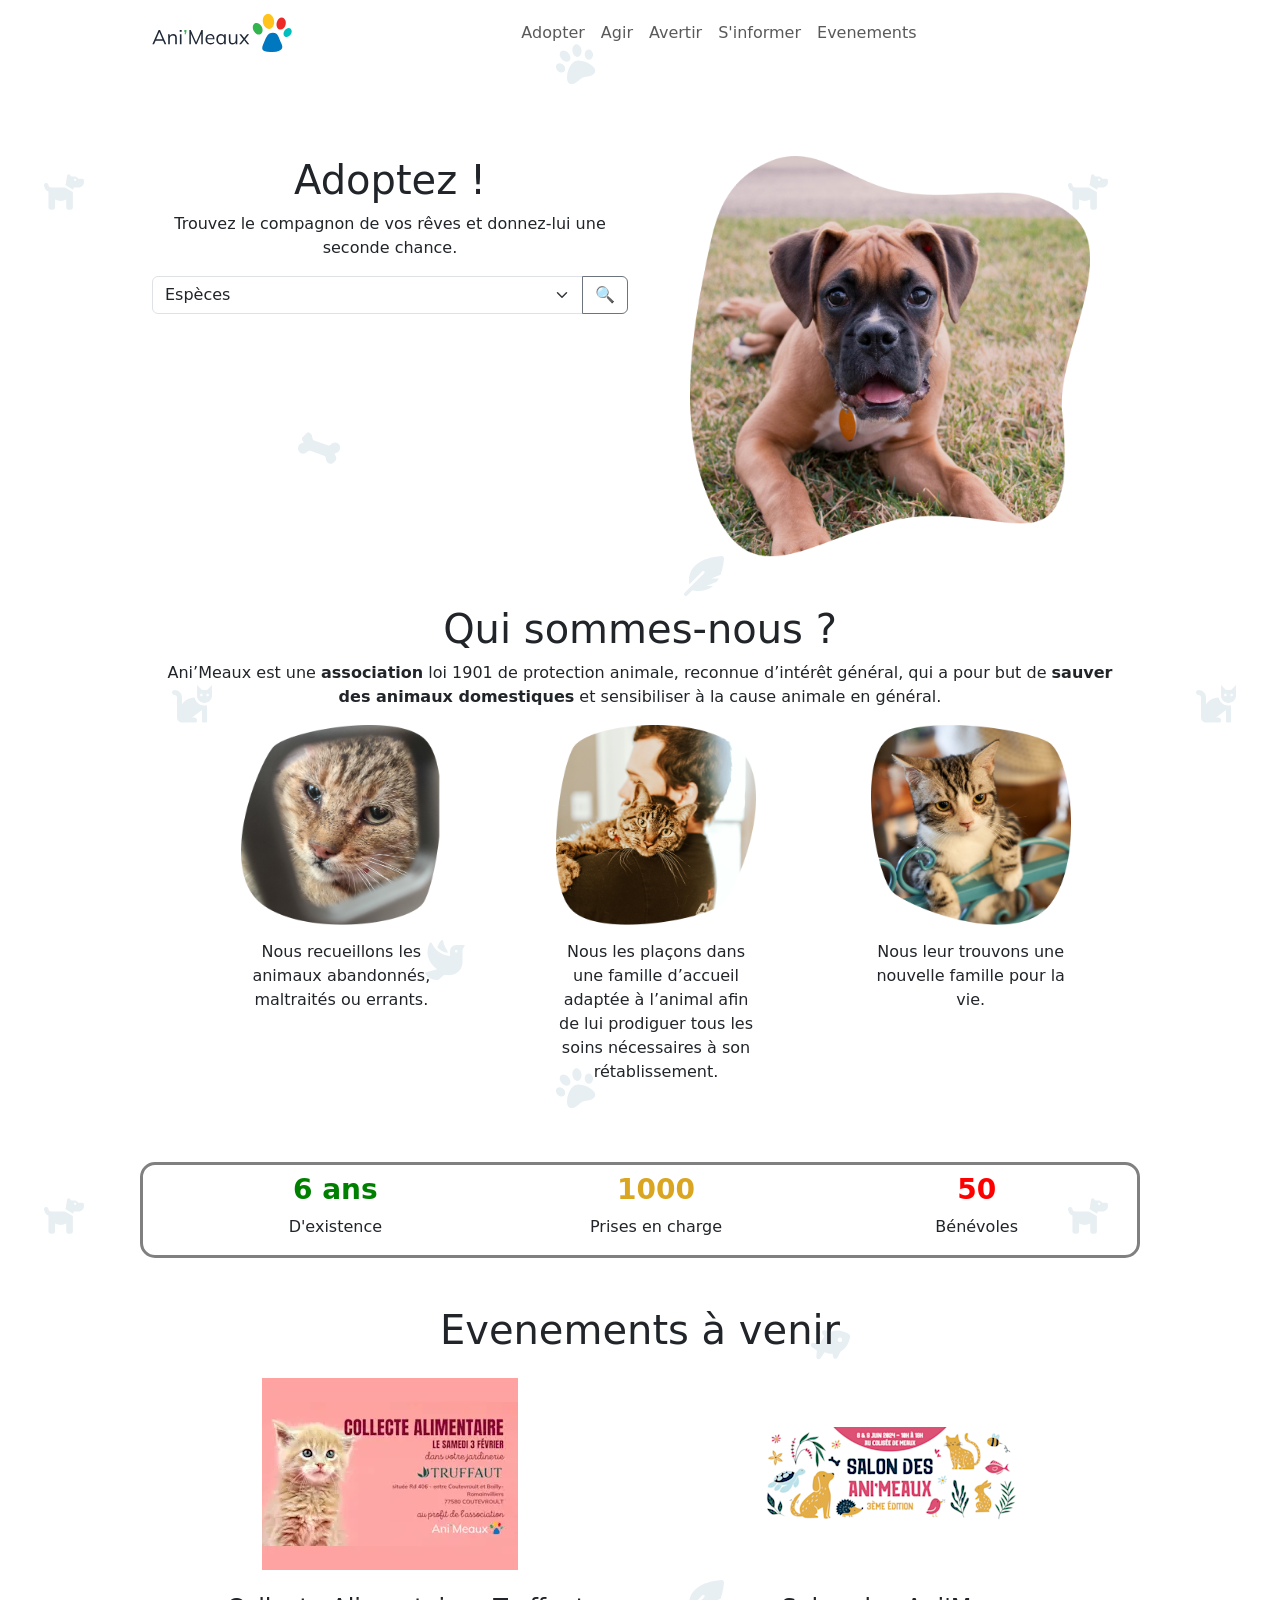
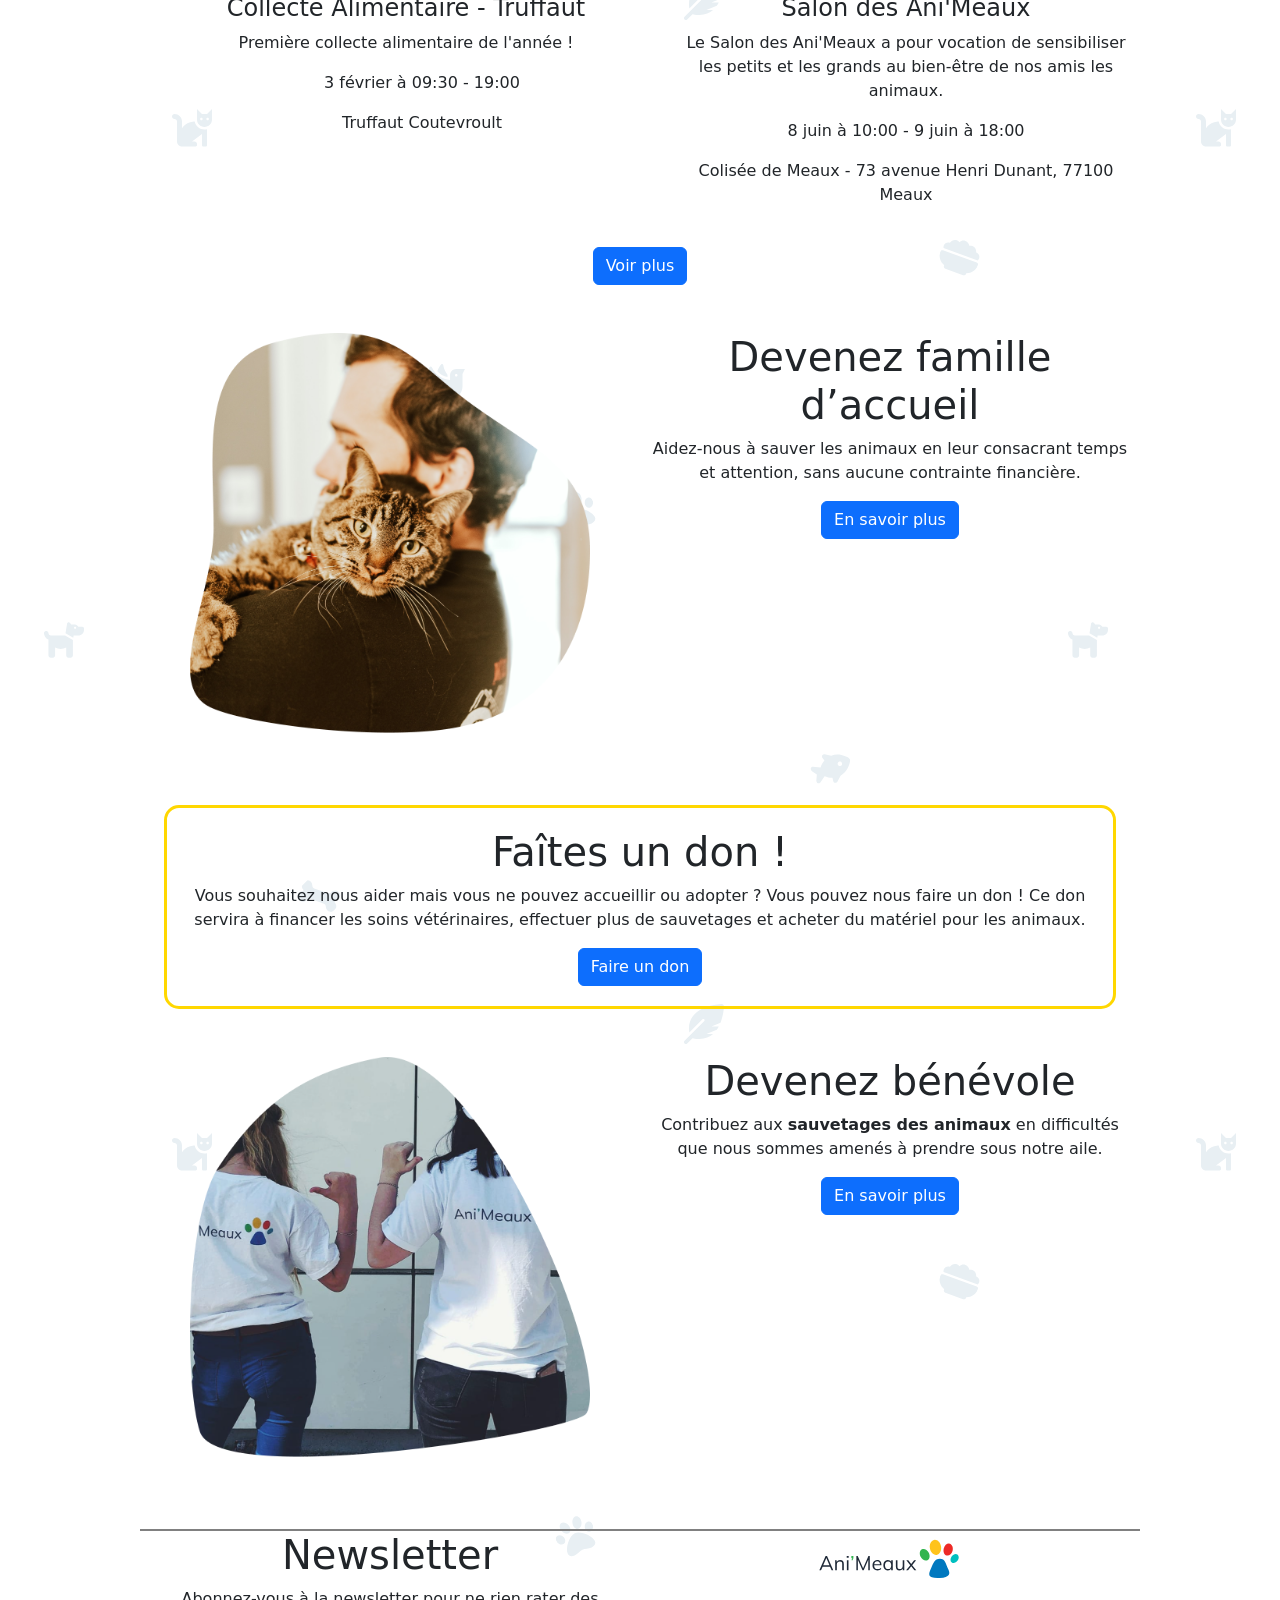
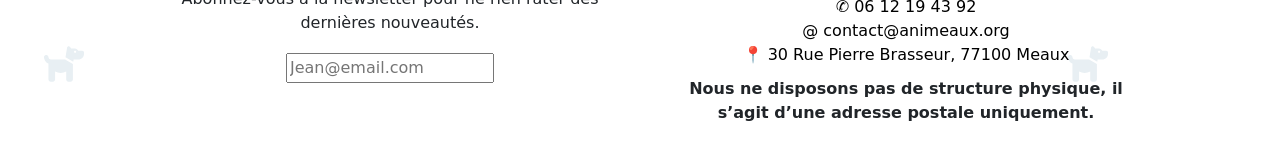
<file: index.html>
<!DOCTYPE html>
<html lang="en">
<head>
    <meta charset="UTF-8">
    <meta name="viewport" content="width=device-width, initial-scale=1, shrink-to-fit=no">

    <link href="reset.css" rel="stylesheet">
    <link href="https://cdn.jsdelivr.net/npm/bootstrap@5.0.2/dist/css/bootstrap.min.css" rel="stylesheet" integrity="sha384-EVSTQN3/azprG1Anm3QDgpJLIm9Nao0Yz1ztcQTwFspd3yD65VohhpuuCOmLASjC" crossorigin="anonymous">
    <link href="style.css" rel="stylesheet">
    <script src="https://cdn.jsdelivr.net/npm/bootstrap@5.0.2/dist/js/bootstrap.bundle.min.js"></script>


    <title>
        Ani'Meaux
    </title>
</head>

<body>

   <!-- Main container -->
   <div class="container-fluid">

    <!-- Header section -->
    <header class="navbar navbar-expand-md navbar-light">
        <div class="container-fluid">
            <a class="navbar-brand" href="index.html">
                <img src="img/logo_accueil.svg" alt="logo Ani'Meaux" class="img-fluid">
            </a>
            <button class="navbar-toggler" type="button" data-bs-toggle="collapse" data-bs-target="#navbarMenu" aria-controls="navbarMenu" aria-expanded="false" aria-label="Toggle navigation">
                <span class="navbar-toggler-icon"></span>
            </button>
            <div class="collapse navbar-collapse justify-content-center" id="navbarMenu">
                <ul class="navbar-nav">
                    <li class="nav-item"><a class="nav-link" href="#">Adopter</a></li>
                    <li class="nav-item"><a class="nav-link" href="#">Agir</a></li>
                    <li class="nav-item"><a class="nav-link" href="#">Avertir</a></li>
                    <li class="nav-item"><a class="nav-link" href="#">S'informer</a></li>
                    <li class="nav-item"><a class="nav-link" href="Evenements.html">Evenements</a></li>
                </ul>
            </div>
        </div>
    </header>
    
    <!-- Main content -->
    <main class="container-fluid separator">
        <section id="Section-adoption" class="mb-5">
           <div class="row">
            <div class="col-md-6 order-md-last">
                <img width="400px" src="img/adoptez.png" alt="Image_chien" class="img-fluid">
            </div>
            <div class="col-md-6">
                <h1>Adoptez !</h1>
                <p>Trouvez le compagnon de vos rêves et donnez-lui une seconde chance.</p>
                <div class="input-group mb-3">
                    <select class="form-select" id="Espèces" name="Espèces">
                        <option value="" selected disabled>Espèces</option>
                        <option value="toutes_les_espèces">Toutes les espèces</option>
                        <option value="chien">Chien</option>
                        <option value="chat">Chat</option>
                    </select>
                    <button class="btn btn-outline-secondary" type="button" id="button-addon2">&#128269</button>
                </div>
            </div>
           </div>

         <!-- Who we are section -->
        </section>
        <section id="Section-who" class="mb-5">
            <h1>Qui sommes-nous ?</h1>
            <p>Ani’Meaux est une <b>association</b> loi 1901 de protection animale, reconnue d’intérêt général, qui a pour but de <b>sauver des animaux domestiques</b> et sensibiliser à la cause animale en général.</p>
            <div class="container">
                <ul class="row justify-content-center">
                    <li class="col-md-6 col-lg-4">
                        <div>
                            <img width="200px" src="img/qui_1.png" alt="Image_chat1" class="img-fluid mx-auto d-block">
                            <p class="d-inline-block text-center spacing">
                                Nous recueillons les animaux abandonnés, maltraités ou errants.
                            </p>
                        </div>
                    </li>
                    <li class="col-md-6 col-lg-4">
                        <div>
                            <img width="200px" src="img/qui_2.png" alt="Image_chat2" class="img-fluid mx-auto d-block">
                            <p class="d-inline-block text-center spacing">
                                Nous les plaçons dans une famille d’accueil adaptée à l’animal afin de lui prodiguer tous les soins nécessaires à son rétablissement.
                            </p>
                        </div>
                    </li>
                    <li class="col-md-6 col-lg-4">
                        <div>
                            <img width="200px" src="img/qui_3.png" alt="Image_chat3" class="img-fluid mx-auto d-block">
                            <p class="d-inline-block text-center  spacing">
                                Nous leur trouvons une nouvelle famille pour la vie.
                            </p>
                        </div>
                    </li>
                </ul>
            </div>
            
            
            

        </section>

         <!-- Statistics section -->
        <section class="mb-5">
                <ul id="ul-tab" class="row justify-content-center">
                    <li class="col-ms-6 col-md-4 mt-2">
                        
                        <h3 class="ans">6 ans</h3>
                        <p>D'existence</p>
                    </li>
                    <li class="col-ms-6 col-md-4 mt-2">

                        <h3 class="charges">1000</h3>
                        <p>Prises en charge</p>
                    </li>
                    <li class="col-ms-6 col-md-4 mt-2">
                        
                        <h3 class="benevoles">50</h3>
                        <p>Bénévoles</p>
                    </li>
                </ul>
        </section>

        <!-- Upcoming events section -->
        <section id="Events" class="mb-5">
            <h1 class="mb-4">Evenements à venir</h1>
            <div class="row">
                <div class="col-md-6">
                    <img src="img/collecte.webp" alt="collecte_nourriture" class="mb-4">
                    <div class="event-details">
                        <ul>
                            <li><h4>Collecte Alimentaire - Truffaut</h4></li>
                            <li><p>Première collecte alimentaire de l'année !</p></li>
                           <ul>
                            <li><p>3 février à 09:30 - 19:00</p></li>
                            <li><p>Truffaut Coutevroult</p></li>
                           </ul> 
                        </ul>
                    </div>
                </div>
        
                <div class="col-md-6">
                    <img src="img/salon.webp" alt="salon_Ani'Meaux" class="mb-4">
                    <div class="event-details">
                        <ul>
                            <li><h4>Salon des Ani'Meaux</h4></li>
                            <li><p>Le Salon des Ani'Meaux a pour vocation de sensibiliser les petits et les grands au bien-être de nos amis les animaux.</p></li>
                            <li><p>8 juin à 10:00 - 9 juin à 18:00</p></li>
                            <li><p>Colisée de Meaux - 73 avenue Henri Dunant, 77100 Meaux</p></li>
                        </ul>
                    </div>
                </div>
            </div>
            <a href="evenements.html" class="btn btn-primary mt-4">Voir plus</a>
        </section>
        
        <!-- Become a foster family section -->
        <section id="Section-family" class="mb-5">
            <div class="row">
                <div class="col-md-6">
                    <img width="400px" src="img/famille.png" alt="Chat_avec_un_homme" class="img-fluid mb-4">
                </div>
                <div class="col-md-6">
                    <h1>Devenez famille d’accueil</h1>
                    <p>Aidez-nous à sauver les animaux en leur consacrant temps et attention, sans aucune contrainte financière.</p>
                    <button class="btn btn-primary">En savoir plus</button>
                </div>
            </div>
        </section>

        <!-- Donation section -->
        <div class="container">
            <div>
                <section id="Don" class="mb-5">
                    <h1>Faîtes un don !</h1>
                    <p>Vous souhaitez nous aider mais vous ne pouvez accueillir ou adopter ? Vous pouvez nous faire un don ! Ce don servira à financer les soins vétérinaires, effectuer plus de sauvetages et acheter du matériel pour les animaux.</p>
                    <button class="btn btn-primary">Faire un don</button>
                </section>
            </div>
        </div>

        <!-- Volunteer section -->
        <section id="Volunteer" class="mb-5">
            <div class="row">
                <div class="col-md-6">
                    <img width="400px" src="img/bénévole.png" alt="Deux_bénévoles" class="img-fluid mb-4">
                </div>
                <div class="col-md-6">
                    <h1>Devenez bénévole</h1>
                    <p>Contribuez aux <b>sauvetages des animaux</b> en difficultés que nous sommes amenés à prendre sous notre aile.</p>
                    <button class="btn btn-primary">En savoir plus</button>
                </div>
            </div>
            

        </section>
    </main>

     <!-- Footer section -->
    <footer id="footer" class="container-fluid">
        <div class="row">
            <div class="col-md-6">
                <h1>Newsletter</h1>
                <label for="email" class="mb-2">Abonnez-vous à la newsletter pour ne rien rater des dernières nouveautés.</label>
                <input class="inputfoot" type="email" placeholder="Jean@email.com">
            </div>
            <div class="col-md-6">
                <img src="img/logo_footer.svg" alt="Ani'Meaux" class="mb-3 mt-2">
                <ul>
                    <li><a href="">&#9990 06 12 19 43 92</a></li>
                    <li><a href="mailto:contact@animeaux.org">@ contact@animeaux.org</a></li>
                    <li><a href="https://www.google.com/maps/place/30+Rue+Pierre+Brasseur,+77100+Meaux" target="_blank">&#128205; 30 Rue Pierre Brasseur, 77100 Meaux</a></li>
                    <li class="pfoot"><p><b>Nous ne disposons pas de structure physique, il s’agit d’une adresse postale uniquement.</b></p></li>
                </ul>
            </div>
        </div>  
    </footer>
    
</body>
</html>
</file>
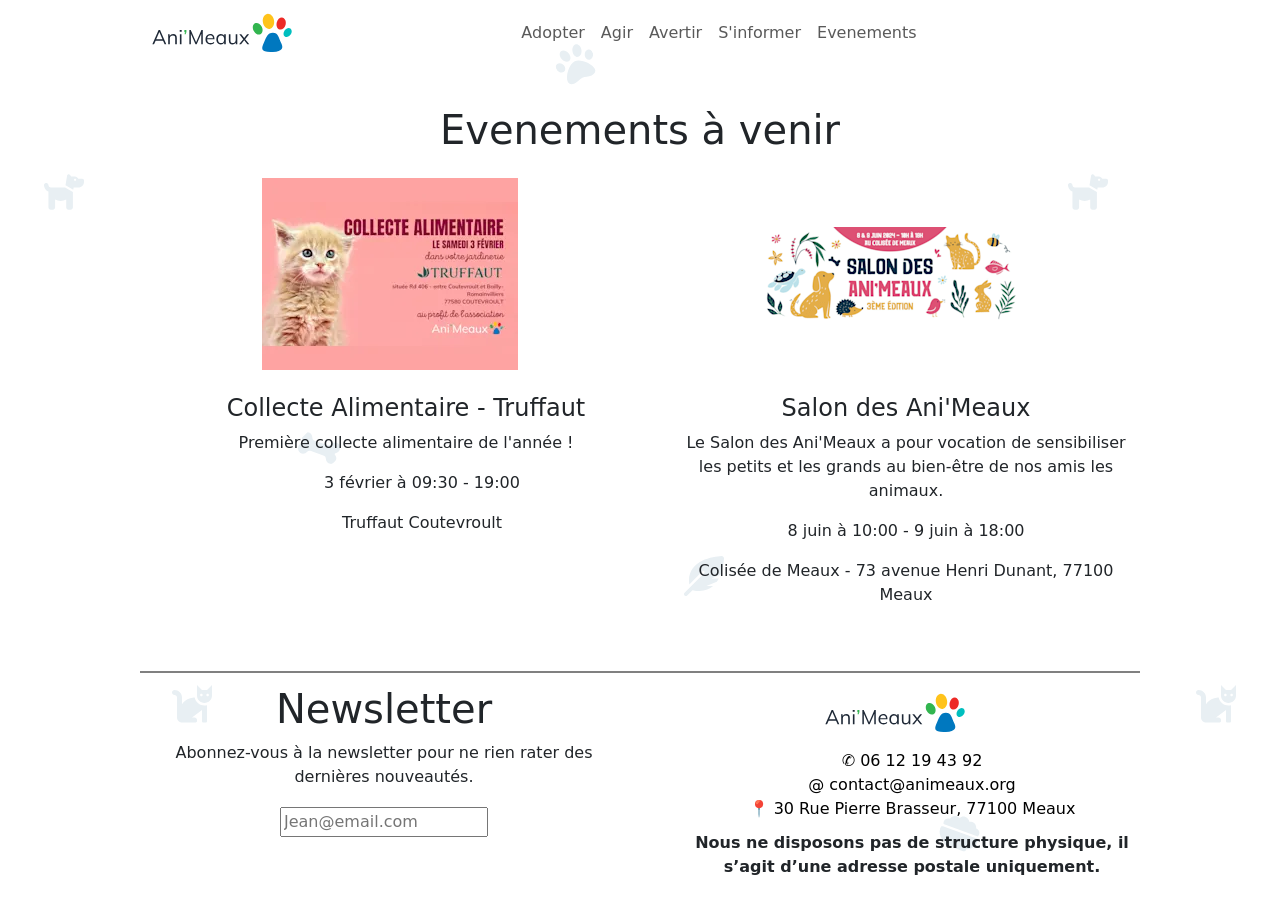
<file: Evenements.html>
<!DOCTYPE html>
<html lang="en">
<head>
    <meta charset="UTF-8">
    <meta name="viewport" content="width=device-width, initial-scale=1, shrink-to-fit=no">

    <link href="reset.css" rel="stylesheet">
    <link href="https://cdn.jsdelivr.net/npm/bootstrap@5.0.2/dist/css/bootstrap.min.css" rel="stylesheet" integrity="sha384-EVSTQN3/azprG1Anm3QDgpJLIm9Nao0Yz1ztcQTwFspd3yD65VohhpuuCOmLASjC" crossorigin="anonymous">
    <link rel="stylesheet" href="https://cdnjs.cloudflare.com/ajax/libs/font-awesome/6.5.1/css/all.min.css" integrity="sha512-DTOQO9RWCH3ppGqcWaEA1BIZOC6xxalwEsw9c2QQeAIftl+Vegovlnee1c9QX4TctnWMn13TZye+giMm8e2LwA==" crossorigin="anonymous" referrerpolicy="no-referrer" />
    <link href="style.css" rel="stylesheet">
    <title>Evenements</title>

 </head>

   <body class="d-flex flex-column">

    <!-- Main container -->
    <div class="container-fluid">

        <!-- Header section -->
        <header class="navbar navbar-expand-md navbar-light">
            <div class="container-fluid">
                <a class="navbar-brand" href="index.html">
                    <img src="img/logo_accueil.svg" alt="logo Ani'Meaux" class="img-fluid">
                </a>
                <button class="navbar-toggler" type="button" data-bs-toggle="collapse" data-bs-target="#navbarMenu" aria-controls="navbarMenu" aria-expanded="false" aria-label="Toggle navigation">
                    <span class="navbar-toggler-icon"></span>
                </button>
                <div class="collapse navbar-collapse justify-content-center" id="navbarMenu">
                    <ul class="navbar-nav">
                        <li class="nav-item"><a class="nav-link" href="#">Adopter</a></li>
                        <li class="nav-item"><a class="nav-link" href="#">Agir</a></li>
                        <li class="nav-item"><a class="nav-link" href="#">Avertir</a></li>
                        <li class="nav-item"><a class="nav-link" href="#">S'informer</a></li>
                        <li class="nav-item"><a class="nav-link" href="Evenements.html">Evenements</a></li>
                    </ul>
                </div>
            </div>
        </header>

        <!-- Main content -->
        <main class="container-fluid separator">

            <!-- Events content -->
            <section id="EventsPage" class="mb-5">
                <h1 class="mb-4">Evenements à venir</h1>
            <div class="row">
                <div class="col-md-6">
                    <img src="img/collecte.webp" alt="collecte_nourriture" class="mb-4">
                    <div class="event-details">
                        <ul>
                            <li><h4>Collecte Alimentaire - Truffaut</h4></li>
                            <li><p>Première collecte alimentaire de l'année !</p></li>
                           <ul>
                            <li><p>3 février à 09:30 - 19:00</p></li>
                            <li><p>Truffaut Coutevroult</p></li>
                           </ul> 
                        </ul>
                    </div>
                </div>
        
                <div class="col-md-6">
                    <img src="img/salon.webp" alt="salon_Ani'Meaux" class="mb-4">
                    <div class="event-details">
                        <ul>
                            <li><h4>Salon des Ani'Meaux</h4></li>
                            <li><p>Le Salon des Ani'Meaux a pour vocation de sensibiliser les petits et les grands au bien-être de nos amis les animaux.</p></li>
                            <li><p>8 juin à 10:00 - 9 juin à 18:00</p></li>
                            <li><p>Colisée de Meaux - 73 avenue Henri Dunant, 77100 Meaux</p></li>
                        </ul>
                    </div>
                </div>
            </div>
            
            </section>
        </main>
    </div>

    <!-- Footer content -->
    <footer id="footer" class="container-fluid mt-2">
        <div class="row">
            <div class="col-md-6">
                <h1>Newsletter</h1>
                <label for="email" class="mb-2">Abonnez-vous à la newsletter pour ne rien rater des dernières nouveautés.</label>
                <input class="inputfoot" type="email" placeholder="Jean@email.com">
            </div>
            <div class="col-md-6">
                <img src="img/logo_footer.svg" alt="Ani'Meaux" class="mb-3 mt-2">
                <ul>
                    <li><a href="">&#9990 06 12 19 43 92</a></li>
                    <li><a href="mailto:contact@animeaux.org">@ contact@animeaux.org</a></li>
                    <li><a href="https://www.google.com/maps/place/30+Rue+Pierre+Brasseur,+77100+Meaux" target="_blank">&#128205; 30 Rue Pierre Brasseur, 77100 Meaux</a></li>
                    <li class="pfoot"><p><b>Nous ne disposons pas de structure physique, il s’agit d’une adresse postale uniquement.</b></p></li>
                </ul>
            </div>
        </div>  
    </footer>

    
    
</body>
</html>
</file>
<file: style.css>
/* body/html styles */

html {
    height: 100%;
}

body {
    background-color: white;
    text-align: center;
    background-image:url(img/background.svg);
    font-size: 16px;
    line-height: 24px;
    max-width: 100%;
    overflow-x: hidden;
    min-height: 100%;
    display: flex;
    flex-direction: column;
}

/* body/html styles */

/* container */

.container-fluid {
    max-width: 1024px;
    margin-right: auto;
    margin-left: auto;
    flex: 1;
}

/* container */

/* main separator */

.separator {
    border-bottom: 2px solid grey;
    margin-top: 20px;
    padding-top: 20px;
}

/* main separator */

/* sections styles */

.spacing {
    margin-top:15px;
    margin-bottom: 30px;
}

p.d-inline-block {
    text-align: center;
    max-width: 200px;
}

#Section-adoption {
    margin-top: 50px;
}

#Don {
    border-radius: 15px !important;
    border: 3px solid gold;
    padding: 20px;
}

.ans {
    color:green ;
    font-weight: bold;
}

.charges {
    color:goldenrod;
    font-weight: bold;
}

.benevoles {
    color: red;
    font-weight: bold;
}

/* sections styles */

/* ul styles */

.ul-style {
    border-radius: 15px;
    border: 3px solid grey;
    padding: 20px;
    width: 80%;
    margin: 0 auto;
    display: flex;
    flex-direction: column;
    align-items: center;
}

.ul-style li {
    margin-bottom: 15px; 
}

#ul-tab {
    border-radius: 15px;
    border: 3px solid grey;
}

/* ul styles */

/* a styles */

a {
    text-decoration: none;
    color: black;
}

a:hover {
    font-weight: bold;
    color: black;
}


/* a styles */

/* footer */

.pfoot {
    margin-top: 10px;
}

.inputfoot {
    margin-top: 10px;
}

/* footer */
</file>
